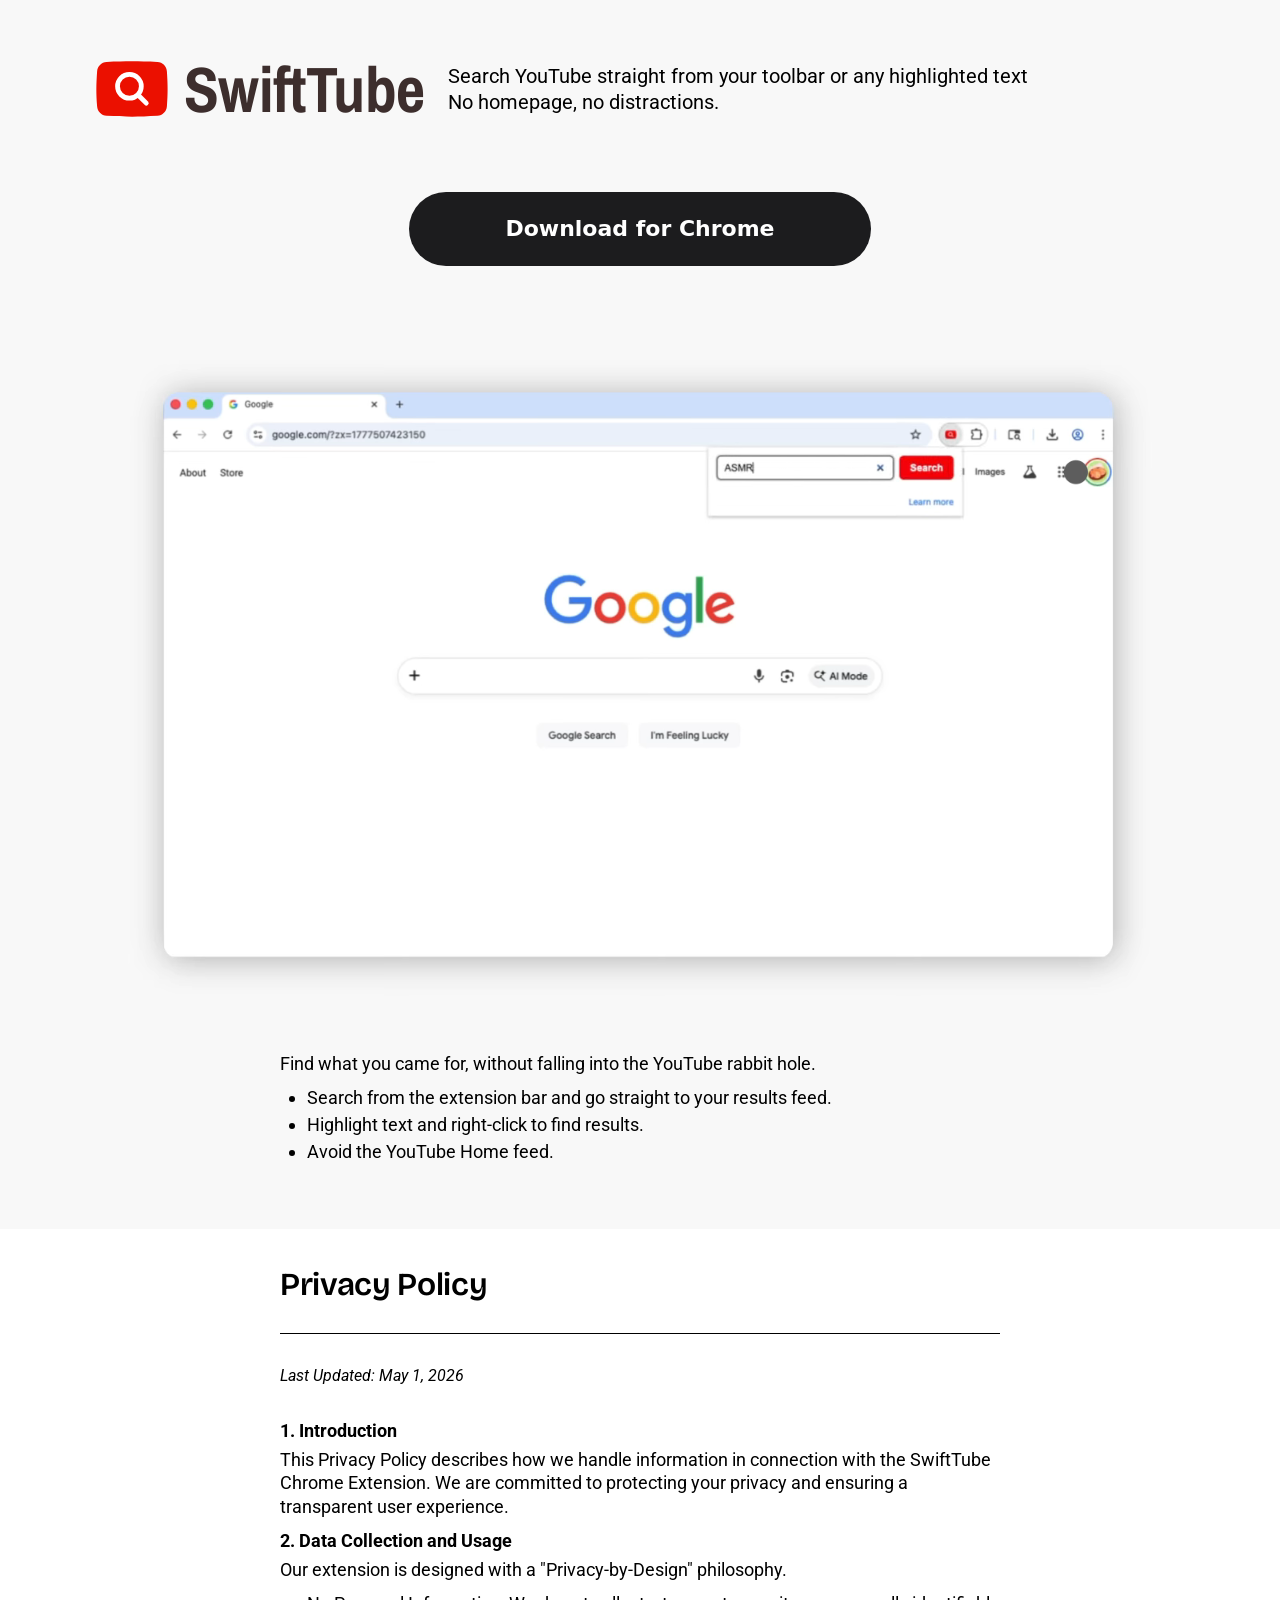
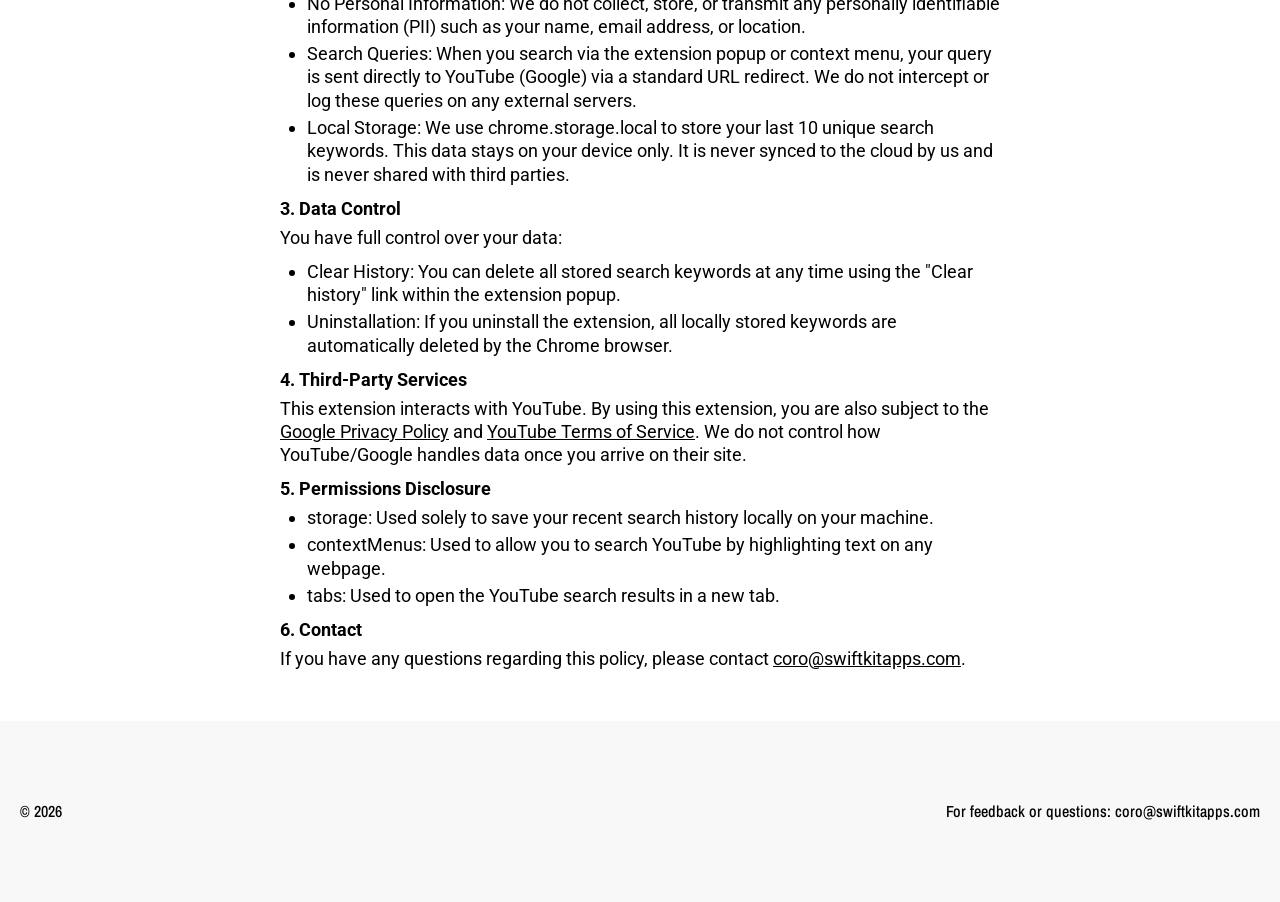
<file: index.html>
<!DOCTYPE html>
<html lang="en">
<head>
  <meta charset="UTF-8" />
  <meta name="viewport" content="width=device-width, initial-scale=1.0" />
  <meta name="description" content="SwiftTube — Search YouTube straight from your toolbar or any highlighted text. No homepage, no distractions." />
  <title>SwiftTube — YouTube Search for Chrome</title>
  <link rel="icon" type="image/png" href="icon-128.png" />
  <link rel="stylesheet" href="styles.css" />
</head>
<body>

  <!-- ============ HEADER ============ -->
  <header class="site-header">
    <div class="header-inner">
      <a class="logo" href="index.html" aria-label="SwiftTube home">
        <div class="logo-icon">
          <img src="SVG-SwiftTube.svg" alt="SwiftTube logo" />
        </div>
        <span class="logo-text">SwiftTube</span>
      </a>
      <p class="tagline">
        Search YouTube straight from your toolbar or any highlighted text<br />
        No homepage, no distractions.
      </p>
    </div>
  </header>

  <main>

    <!-- ============ CTA BUTTON ============ -->
    <div class="cta-row">
      <!-- Replace href with your Chrome Web Store URL -->
      <a class="btn-primary" href="https://chromewebstore.google.com/" target="_blank" rel="noopener noreferrer">
        Download for Chrome
      </a>
    </div>

    <!-- ============ HERO SECTION ============ -->
    <section class="hero-section" aria-label="Product demo">
      <div class="hero-media">
        <video autoplay muted loop playsinline>
          <source src="swifttube.webm" type="video/webm" />
          <!-- Fallback message if video is unsupported -->
          Your browser does not support the video tag.
        </video>
      </div>
      <div class="hero-description">
        <div class="hero-description-content">
          <p>Find what you came for, without falling into the YouTube rabbit hole.</p>
          <ul>
            <li>Search from the extension bar and go straight to your results feed.</li>
            <li>Highlight text and right-click to find results.</li>
            <li>Avoid the YouTube Home feed.</li>
          </ul>
        </div>
      </div>
    </section>

    <!-- ============ PRIVACY POLICY SECTION ============ -->
    <section class="privacy-section" aria-labelledby="privacy-heading">
      <div class="privacy-content">

        <h2 class="privacy-title" id="privacy-heading">Privacy Policy</h2>

        <hr class="privacy-divider" />

        <p class="privacy-date">Last Updated: May 1, 2026</p>

        <div class="privacy-body">

          <p class="section-heading">1. Introduction</p>
          <p>This Privacy Policy describes how we handle information in connection with the SwiftTube Chrome Extension. We are committed to protecting your privacy and ensuring a transparent user experience.</p>

          <p class="section-heading">2. Data Collection and Usage</p>
          <p>Our extension is designed with a "Privacy-by-Design" philosophy.</p>
          <ul>
            <li>No Personal Information: We do not collect, store, or transmit any personally identifiable information (PII) such as your name, email address, or location.</li>
            <li>Search Queries: When you search via the extension popup or context menu, your query is sent directly to YouTube (Google) via a standard URL redirect. We do not intercept or log these queries on any external servers.</li>
            <li>Local Storage: We use chrome.storage.local to store your last 10 unique search keywords. This data stays on your device only. It is never synced to the cloud by us and is never shared with third parties.</li>
          </ul>

          <p class="section-heading">3. Data Control</p>
          <p>You have full control over your data:</p>
          <ul>
            <li>Clear History: You can delete all stored search keywords at any time using the "Clear history" link within the extension popup.</li>
            <li>Uninstallation: If you uninstall the extension, all locally stored keywords are automatically deleted by the Chrome browser.</li>
          </ul>

          <p class="section-heading">4. Third-Party Services</p>
          <p>This extension interacts with YouTube. By using this extension, you are also subject to the <a href="https://policies.google.com/privacy" target="_blank" rel="noopener noreferrer">Google Privacy Policy</a> and <a href="https://www.youtube.com/t/terms" target="_blank" rel="noopener noreferrer">YouTube Terms of Service</a>. We do not control how YouTube/Google handles data once you arrive on their site.</p>

          <p class="section-heading">5. Permissions Disclosure</p>
          <ul>
            <li>storage: Used solely to save your recent search history locally on your machine.</li>
            <li>contextMenus: Used to allow you to search YouTube by highlighting text on any webpage.</li>
            <li>tabs: Used to open the YouTube search results in a new tab.</li>
          </ul>

          <p class="section-heading">6. Contact</p>
          <p>If you have any questions regarding this policy, please contact <a href="mailto:coro@swiftkitapps.com">coro@swiftkitapps.com</a>.</p>

        </div>
      </div>
    </section>

  </main>

  <!-- ============ FOOTER ============ -->
  <footer class="site-footer">
    <div class="footer-inner">
      <span class="footer-left">© 2026</span>
      <span class="footer-right">
        <a href="mailto:coro@swiftkitapps.com">For feedback or questions: coro@swiftkitapps.com</a>
      </span>
    </div>
  </footer>

</body>
</html>
</file>
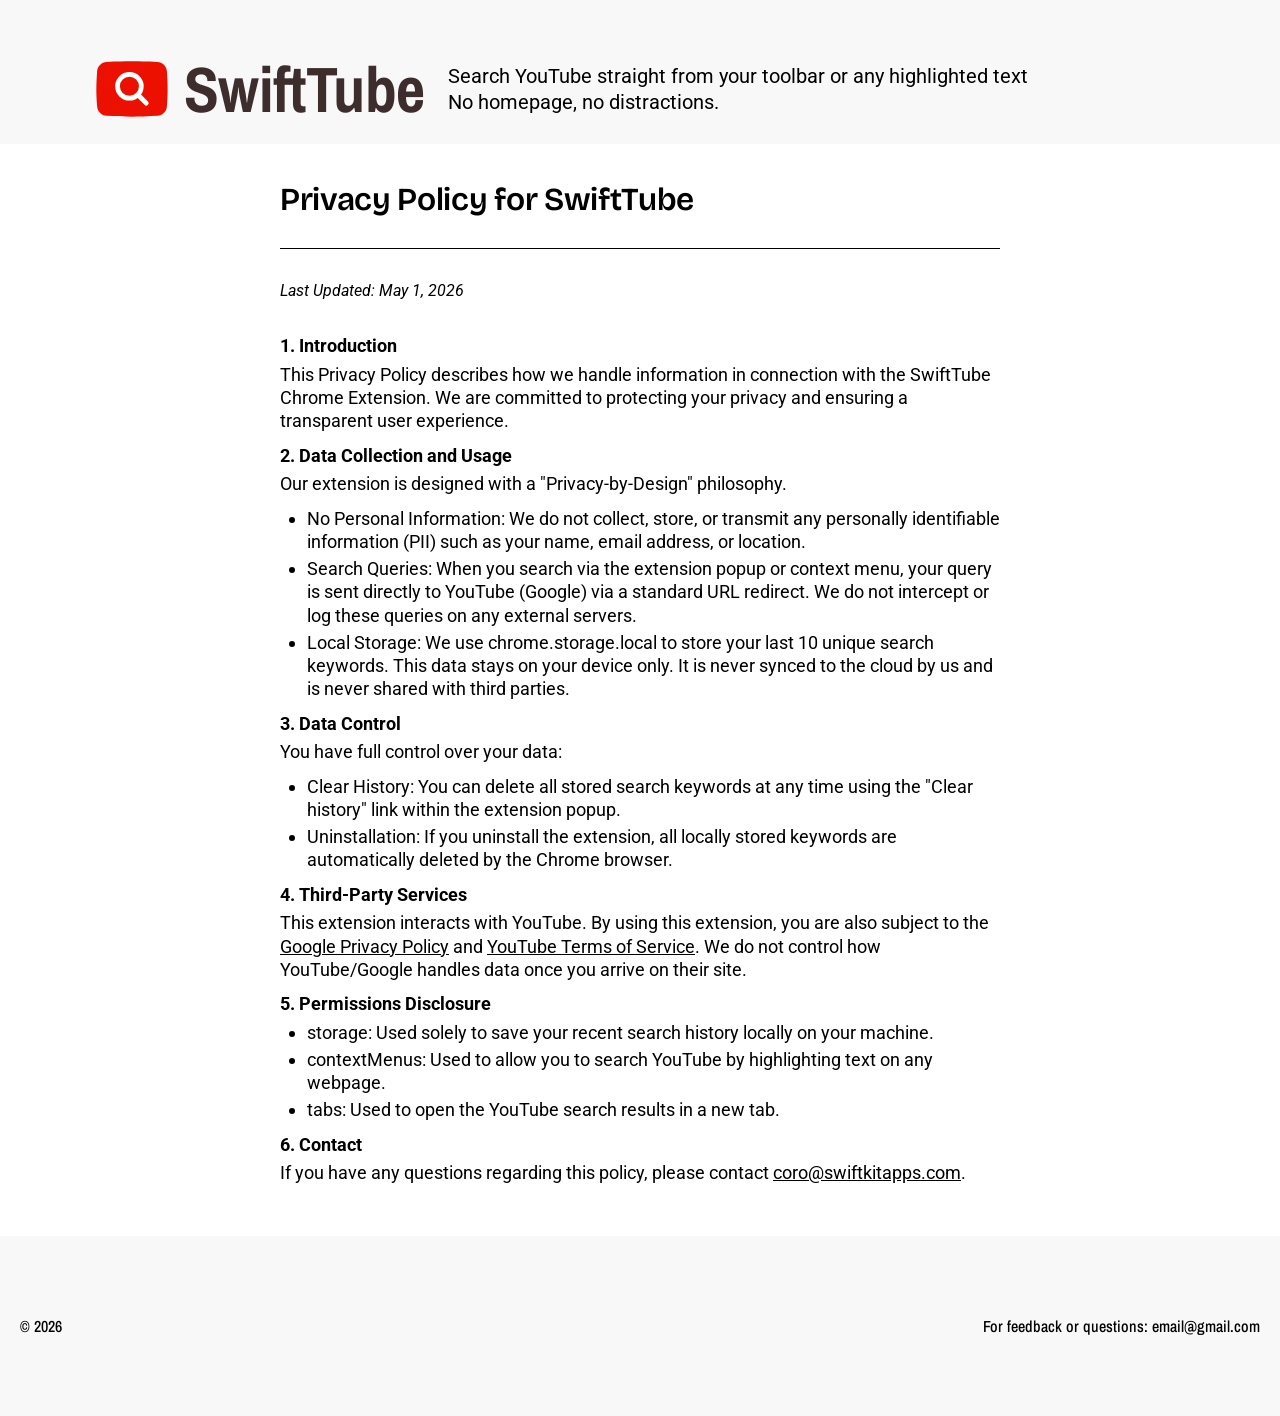
<file: privacy.html>
<!DOCTYPE html>
<html lang="en">
<head>
  <meta charset="UTF-8" />
  <meta name="viewport" content="width=device-width, initial-scale=1.0" />
  <meta name="description" content="SwiftTube Privacy Policy — how we handle your data." />
  <title>Privacy Policy — SwiftTube</title>
  <link rel="icon" type="image/png" href="icon-128.png" />
  <link rel="stylesheet" href="styles.css" />
</head>
<body>

  <!-- ============ HEADER ============ -->
  <header class="site-header">
    <div class="header-inner">
      <a class="logo" href="index.html" aria-label="SwiftTube home">
        <div class="logo-icon">
          <img src="SVG-SwiftTube.svg" alt="SwiftTube logo" />
        </div>
        <span class="logo-text">SwiftTube</span>
      </a>
      <p class="tagline">
        Search YouTube straight from your toolbar or any highlighted text<br />
        No homepage, no distractions.
      </p>
    </div>
  </header>

  <main>

    <!-- ============ PRIVACY POLICY SECTION ============ -->
    <section class="privacy-section" aria-labelledby="privacy-heading">
      <div class="privacy-content">

        <h1 class="privacy-title" id="privacy-heading">Privacy Policy for SwiftTube</h1>

        <hr class="privacy-divider" />

        <p class="privacy-date">Last Updated: May 1, 2026</p>

        <div class="privacy-body">

          <p class="section-heading">1. Introduction</p>
          <p>This Privacy Policy describes how we handle information in connection with the SwiftTube Chrome Extension. We are committed to protecting your privacy and ensuring a transparent user experience.</p>

          <p class="section-heading">2. Data Collection and Usage</p>
          <p>Our extension is designed with a "Privacy-by-Design" philosophy.</p>
          <ul>
            <li>No Personal Information: We do not collect, store, or transmit any personally identifiable information (PII) such as your name, email address, or location.</li>
            <li>Search Queries: When you search via the extension popup or context menu, your query is sent directly to YouTube (Google) via a standard URL redirect. We do not intercept or log these queries on any external servers.</li>
            <li>Local Storage: We use chrome.storage.local to store your last 10 unique search keywords. This data stays on your device only. It is never synced to the cloud by us and is never shared with third parties.</li>
          </ul>

          <p class="section-heading">3. Data Control</p>
          <p>You have full control over your data:</p>
          <ul>
            <li>Clear History: You can delete all stored search keywords at any time using the "Clear history" link within the extension popup.</li>
            <li>Uninstallation: If you uninstall the extension, all locally stored keywords are automatically deleted by the Chrome browser.</li>
          </ul>

          <p class="section-heading">4. Third-Party Services</p>
          <p>This extension interacts with YouTube. By using this extension, you are also subject to the <a href="https://policies.google.com/privacy" target="_blank" rel="noopener noreferrer">Google Privacy Policy</a> and <a href="https://www.youtube.com/t/terms" target="_blank" rel="noopener noreferrer">YouTube Terms of Service</a>. We do not control how YouTube/Google handles data once you arrive on their site.</p>

          <p class="section-heading">5. Permissions Disclosure</p>
          <ul>
            <li>storage: Used solely to save your recent search history locally on your machine.</li>
            <li>contextMenus: Used to allow you to search YouTube by highlighting text on any webpage.</li>
            <li>tabs: Used to open the YouTube search results in a new tab.</li>
          </ul>

          <p class="section-heading">6. Contact</p>
          <p>If you have any questions regarding this policy, please contact <a href="mailto:coro@swiftkitapps.com">coro@swiftkitapps.com</a>.</p>

        </div>
      </div>
    </section>

  </main>

  <!-- ============ FOOTER ============ -->
  <footer class="site-footer">
    <div class="footer-inner">
      <span class="footer-left">© 2026</span>
      <span class="footer-right">
        <a href="mailto:email@gmail.com">For feedback or questions: email@gmail.com</a>
      </span>
    </div>
  </footer>

</body>
</html>
</file>
<file: styles.css>
/* =============================================
   SwiftTube Website — Shared Stylesheet
   Desktop-first, then mobile responsive
   ============================================= */

@import url('https://fonts.googleapis.com/css2?family=Archivo+Narrow:wght@500;700&family=Bricolage+Grotesque:opsz,wght@10..100,600&family=Roboto:ital,wght@0,400;0,700;1,400&display=swap');

/* =============================================
   RESET & BASE
   ============================================= */

*, *::before, *::after {
  box-sizing: border-box;
  margin: 0;
  padding: 0;
}

html {
  scroll-behavior: smooth;
}

body {
  background-color: #f8f8f8;
  color: #000;
  font-family: 'Roboto', sans-serif;
  -webkit-font-smoothing: antialiased;
  -moz-osx-font-smoothing: grayscale;
}

img, video {
  display: block;
  max-width: 100%;
}

a {
  color: inherit;
  text-decoration: underline;
}

/* =============================================
   CSS VARIABLES
   ============================================= */

:root {
  --color-brand:      #3d2e2d;
  --color-text:       #000;
  --color-bg-light:   #f8f8f8;
  --color-bg-white:   #fff;
  --color-btn:        #1c1c1e;
  --color-btn-text:   #fff;

  --max-page-width:    1280px;
  --max-content-width: 720px;
  --padding-x:         96px;
}

/* =============================================
   HEADER
   ============================================= */

.site-header {
  width: 100%;
  max-width: var(--max-page-width);
  margin: 0 auto;
  padding: 50px var(--padding-x) 16px;
  display: flex;
  align-items: flex-end;
}

.header-inner {
  display: flex;
  flex-wrap: wrap;
  align-items: center;
  gap: 24px;
  width: 100%;
}

.logo {
  display: flex;
  align-items: center;
  gap: 16px;
  text-decoration: none;
  flex-shrink: 0;
}

.logo-icon {
  width: 72px;
  height: 78px;
  flex-shrink: 0;
}

.logo-icon img {
  width: 100%;
  height: 100%;
  object-fit: contain;
}

.logo-text {
  font-family: 'Archivo Narrow', sans-serif;
  font-weight: 700;
  font-size: 64px;
  line-height: 1;
  letter-spacing: -0.64px;
  color: var(--color-brand);
  white-space: nowrap;
}

.tagline {
  font-family: 'Roboto', sans-serif;
  font-weight: 400;
  font-size: 20px;
  line-height: 1.3;
  color: #000;
  max-width: 720px;
}

/* =============================================
   CTA ROW
   ============================================= */

.cta-row {
  display: flex;
  justify-content: center;
  padding: 48px var(--padding-x) 0;
  max-width: var(--max-page-width);
  margin: 0 auto;
}

.btn-primary {
  display: inline-flex;
  align-items: center;
  justify-content: center;
  background-color: var(--color-btn);
  color: var(--color-btn-text);
  font-family: system-ui, -apple-system, 'SF Pro Display', sans-serif;
  font-size: 22px;
  font-weight: 600;
  line-height: 26px;
  text-decoration: none;
  padding: 24px 96px;
  border-radius: 999px;
  white-space: nowrap;
  transition: opacity 0.2s ease;
  cursor: pointer;
}

.btn-primary:hover {
  opacity: 0.8;
}

/* =============================================
   HERO SECTION
   ============================================= */

.hero-section {
  background-color: var(--color-bg-light);
  width: 100%;
  margin-top: 48px;
}

.hero-media {
  width: 100%;
  overflow: hidden;
  background-color: var(--color-bg-light);
}

.hero-media video {
  width: 100%;
  height: auto;
  max-height: 720px;
  object-fit: contain;
  display: block;
}

.hero-description {
  padding: 16px 200px 64px;
  display: flex;
  justify-content: center;
}

.hero-description-content {
  width: 100%;
  max-width: var(--max-content-width);
  font-family: 'Roboto', sans-serif;
  font-size: 18px;
  line-height: 1.5;
  color: #000;
}

.hero-description-content p {
  margin-bottom: 0.4em;
}

.hero-description-content ul {
  list-style: disc;
  padding-left: 27px;
}

.hero-description-content li {
  line-height: 1.5;
}

/* =============================================
   PRIVACY SECTION
   ============================================= */

.privacy-section {
  background-color: var(--color-bg-white);
  padding: 40px var(--padding-x);
  display: flex;
  flex-direction: column;
  align-items: center;
}

.privacy-content {
  width: 100%;
  max-width: var(--max-content-width);
  display: flex;
  flex-direction: column;
  gap: 32px;
}

.privacy-title {
  font-family: 'Bricolage Grotesque', sans-serif;
  font-weight: 600;
  font-size: 32px;
  line-height: 1;
  letter-spacing: -0.32px;
  color: #000;
  font-optical-sizing: auto;
}

.privacy-divider {
  border: none;
  border-top: 1px solid #000;
  width: 100%;
  margin: 0;
}

.privacy-date {
  font-family: 'Roboto', sans-serif;
  font-style: italic;
  font-size: 16px;
  line-height: 1.3;
  color: #000;
}

.privacy-body {
  font-family: 'Roboto', sans-serif;
  font-size: 18px;
  line-height: 1.3;
  color: #000;
}

.privacy-body p {
  margin-bottom: 0.6em;
  white-space: pre-wrap;
}

.privacy-body .section-heading {
  font-weight: 700;
  margin-bottom: 0.3em;
}

.privacy-body ul,
.privacy-body ol {
  padding-left: 27px;
  margin-bottom: 0.6em;
}

.privacy-body ul {
  list-style: disc;
}

.privacy-body ol {
  list-style: decimal;
}

.privacy-body li {
  line-height: 1.3;
  margin-bottom: 0.2em;
}

.privacy-body a {
  color: #000;
  text-decoration: underline;
}

/* =============================================
   FOOTER
   ============================================= */

.site-footer {
  background-color: var(--color-bg-light);
  padding: 80px 20px;
}

.footer-inner {
  display: flex;
  align-items: center;
  gap: 80px;
  max-width: 1800px;
  margin: 0 auto;
  font-family: 'Archivo Narrow', sans-serif;
  font-weight: 500;
  font-size: 16px;
  line-height: 1.3;
  color: #000;
}

.footer-left {
  flex: 1;
}

.footer-right {
  flex: 1;
  text-align: right;
}

.footer-right a {
  color: #000;
  text-decoration: none;
}

.footer-right a:hover {
  text-decoration: underline;
}

/* =============================================
   RESPONSIVE — TABLET (≤ 900px)
   ============================================= */

@media (max-width: 900px) {
  :root {
    --padding-x: 48px;
  }

  .logo-text {
    font-size: 48px;
  }

  .tagline {
    font-size: 18px;
    max-width: 100%;
  }

  .hero-description {
    padding: 16px 80px 48px;
  }

  .btn-primary {
    font-size: 20px;
    padding: 20px 64px;
  }
}

/* =============================================
   RESPONSIVE — MOBILE (≤ 640px)
   ============================================= */

@media (max-width: 640px) {
  :root {
    --padding-x: 24px;
  }

  .site-header {
    padding-top: 48px;
    padding-bottom: 24px;
  }

  .header-inner {
    flex-direction: column;
    align-items: flex-start;
    gap: 16px;
  }

  .logo-icon {
    width: 48px;
    height: 52px;
  }

  .logo-text {
    font-size: 36px;
    letter-spacing: -0.36px;
  }

  .tagline {
    font-size: 16px;
    max-width: 100%;
  }

  .cta-row {
    padding-top: 32px;
  }

  .btn-primary {
    font-size: 18px;
    padding: 16px 40px;
    width: 100%;
    border-radius: 999px;
  }

  .hero-section {
    margin-top: 32px;
  }

  .hero-media video {
    max-height: 60vw;
  }

  .hero-description {
    padding: 16px var(--padding-x) 40px;
  }

  .hero-description-content {
    font-size: 16px;
  }

  .privacy-section {
    padding: 40px var(--padding-x);
  }

  .privacy-title {
    font-size: 24px;
  }

  .privacy-body {
    font-size: 16px;
  }

  .site-footer {
    padding: 40px 20px;
  }

  .footer-inner {
    flex-direction: column;
    gap: 12px;
    text-align: center;
  }

  .footer-left,
  .footer-right {
    text-align: center;
    flex: none;
  }
}
</file>
